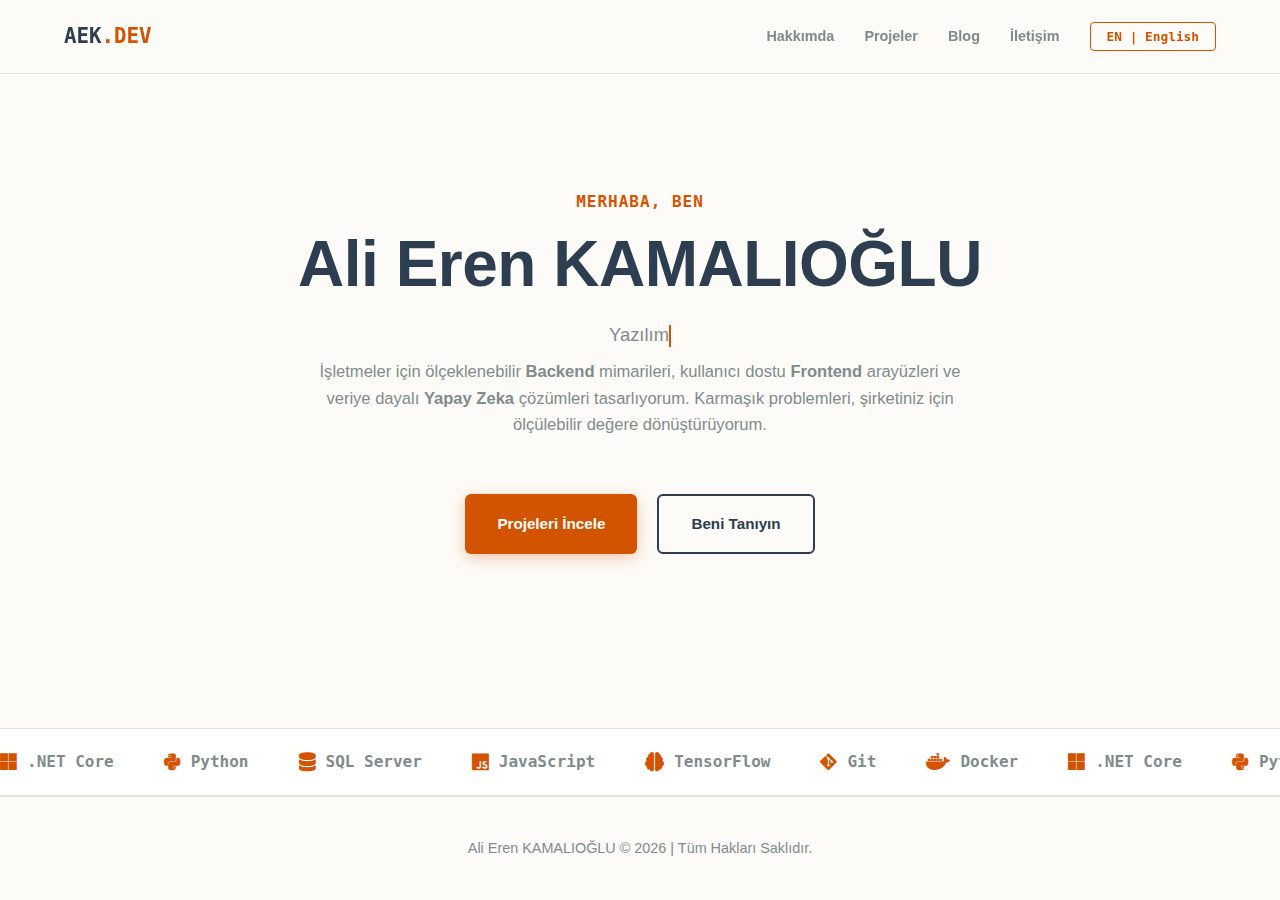
<file: index.html>
<!DOCTYPE html>
<html lang="tr">
<head>
    <meta charset="UTF-8">
    <meta name="viewport" content="width=device-width, initial-scale=1.0">
    <title>Ali Eren KAMALIOĞLU | Yazılım Mühendisi</title>
    <link rel="stylesheet" href="css/style.css">
    <link rel="stylesheet" href="https://cdnjs.cloudflare.com/ajax/libs/font-awesome/6.4.0/css/all.min.css">
</head>
<body id="home-page">

    <nav>
        <a href="index.html" class="logo-link">
            <div class="logo">AEK<span>.DEV</span></div>
        </a>
        <div class="nav-links">
            <a href="about.html" class="nav-item" data-lang="nav.about">Hakkımda</a>
            <a href="projects.html" class="nav-item" data-lang="nav.projects">Projeler</a>
            <a href="journal.html" class="nav-item" data-lang="nav.journal">Blog</a>
            <a href="contact.html" class="nav-item" data-lang="nav.contact">İletişim</a>
            <button id="lang-btn" class="lang-btn" data-lang="btn_lang">EN | English</button>
        </div>
    </nav>

    <div class="page-container hero-wrapper">
        <p class="hero-greeting" data-lang="hero.greeting">MERHABA, BEN</p>
        <h1 class="hero-title">Ali Eren KAMALIOĞLU</h1>
        <p class="hero-desc">
            <span id="typewriter-text"></span><span class="cursor"></span><br>
            <span style="font-size: 0.9em; margin-top:10px; display:block;" data-lang="hero.desc"></span>
        </p>
        
        <div style="display: flex; gap: 20px; justify-content: center; margin-top: 20px;">
            <a href="projects.html" class="btn" data-lang="hero.btn">Projeleri İncele</a>
            <a href="about.html" class="btn btn-outline" data-lang="hero.btn_about">Beni Tanıyın</a>
        </div>
    </div>

    <div class="tech-stack-wrapper">
        <div class="tech-track">
            <div class="tech-item"><i class="fa-brands fa-microsoft"></i> .NET Core</div>
            <div class="tech-item"><i class="fa-brands fa-python"></i> Python</div>
            <div class="tech-item"><i class="fa-solid fa-database"></i> SQL Server</div>
            <div class="tech-item"><i class="fa-brands fa-js"></i> JavaScript</div>
            <div class="tech-item"><i class="fa-solid fa-brain"></i> TensorFlow</div>
            <div class="tech-item"><i class="fa-brands fa-git-alt"></i> Git</div>
            <div class="tech-item"><i class="fa-brands fa-docker"></i> Docker</div>
            <div class="tech-item"><i class="fa-brands fa-microsoft"></i> .NET Core</div>
            <div class="tech-item"><i class="fa-brands fa-python"></i> Python</div>
            <div class="tech-item"><i class="fa-solid fa-database"></i> SQL Server</div>
            <div class="tech-item"><i class="fa-brands fa-js"></i> JavaScript</div>
            <div class="tech-item"><i class="fa-solid fa-brain"></i> TensorFlow</div>
            <div class="tech-item"><i class="fa-brands fa-git-alt"></i> Git</div>
            <div class="tech-item"><i class="fa-brands fa-docker"></i> Docker</div>
        </div>
    </div>

    <footer><p data-lang="footer"></p></footer>
    <script src="js/data.js"></script>
    <script src="js/main.js"></script>
</body>
</html>
</file>
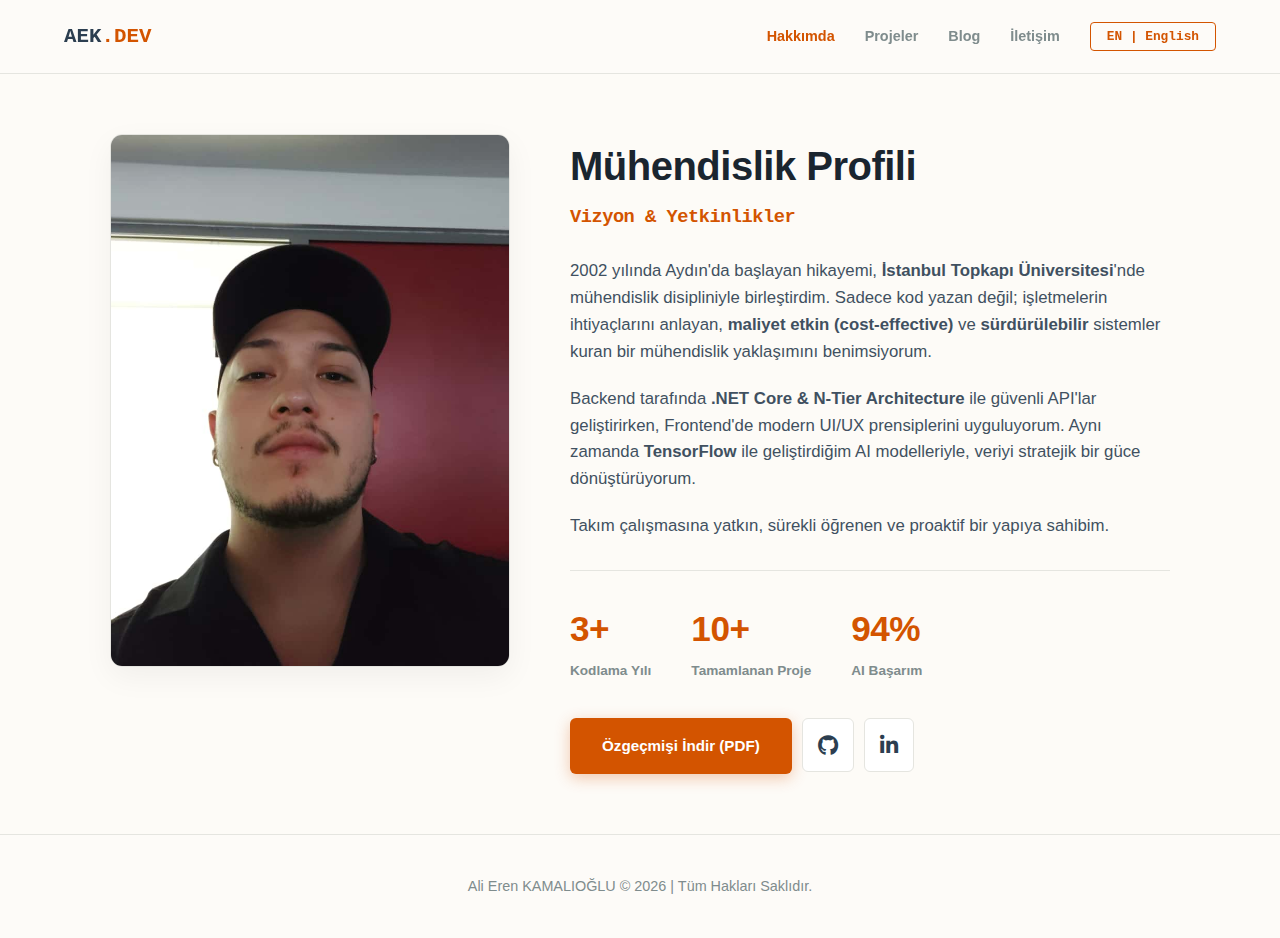
<file: about.html>
<!DOCTYPE html>
<html lang="tr">
<head>
    <meta charset="UTF-8">
    <meta name="viewport" content="width=device-width, initial-scale=1.0">
    <title>Hakkımda | Ali Eren KAMALIOĞLU</title>
    <link rel="stylesheet" href="css/style.css">
    <link rel="stylesheet" href="https://cdnjs.cloudflare.com/ajax/libs/font-awesome/6.4.0/css/all.min.css">
</head>
<body id="about-page">
    <nav>
        <a href="index.html" class="logo-link"><div class="logo">AEK<span>.DEV</span></div></a>
        <div class="nav-links">
            <a href="about.html" class="nav-item active" data-lang="nav.about">Hakkımda</a>
            <a href="projects.html" class="nav-item" data-lang="nav.projects">Projeler</a>
            <a href="journal.html" class="nav-item" data-lang="nav.journal">Blog</a>
            <a href="contact.html" class="nav-item" data-lang="nav.contact">İletişim</a>
            <button id="lang-btn" class="lang-btn" data-lang="btn_lang">EN | English</button>
        </div>
    </nav>

    <div class="page-container">
        <div class="about-grid">
            <div class="profile-section">
                <div class="photo-container"><img src="assets/img/profile.jpg" alt="Ali Eren KAMALIOĞLU"></div>
            </div>
            <div class="bio-section">
                <h1 data-lang="about.heading">Mühendislik Profili</h1>
                <h3 data-lang="about.sub_heading">Vizyon & Yetkinlikler</h3>
                <div class="bio-text">
                    <p data-lang="about.p1"></p>
                    <p data-lang="about.p2"></p>
                    <p data-lang="about.p3"></p>
                </div>
                <div class="stats-row">
                    <div class="stat-item"><h2>3+</h2><span data-lang="about.stat_1"></span></div>
                    <div class="stat-item"><h2>10+</h2><span data-lang="about.stat_2"></span></div>
                    <div class="stat-item"><h2>94%</h2><span data-lang="about.stat_3"></span></div>
                </div>
                
                <div style="margin-top: 35px; display: flex; gap: 10px; flex-wrap: wrap;">
                    <a href="assets/AliEren_CV.pdf" target="_blank" class="btn" data-lang="about.btn_cv">CV İndir</a>
                    <a href="https://github.com/AliErenKamalioglu" target="_blank" class="btn-icon" title="GitHub"><i class="fa-brands fa-github"></i></a>
                    <a href="https://linkedin.com/in/alierenkamalioglu001" target="_blank" class="btn-icon" title="LinkedIn"><i class="fa-brands fa-linkedin-in"></i></a>
                </div>

            </div>
        </div>
    </div>
    <footer><p data-lang="footer"></p></footer>
    <script src="js/data.js"></script>
    <script src="js/main.js"></script>
</body>

</html>
</file>
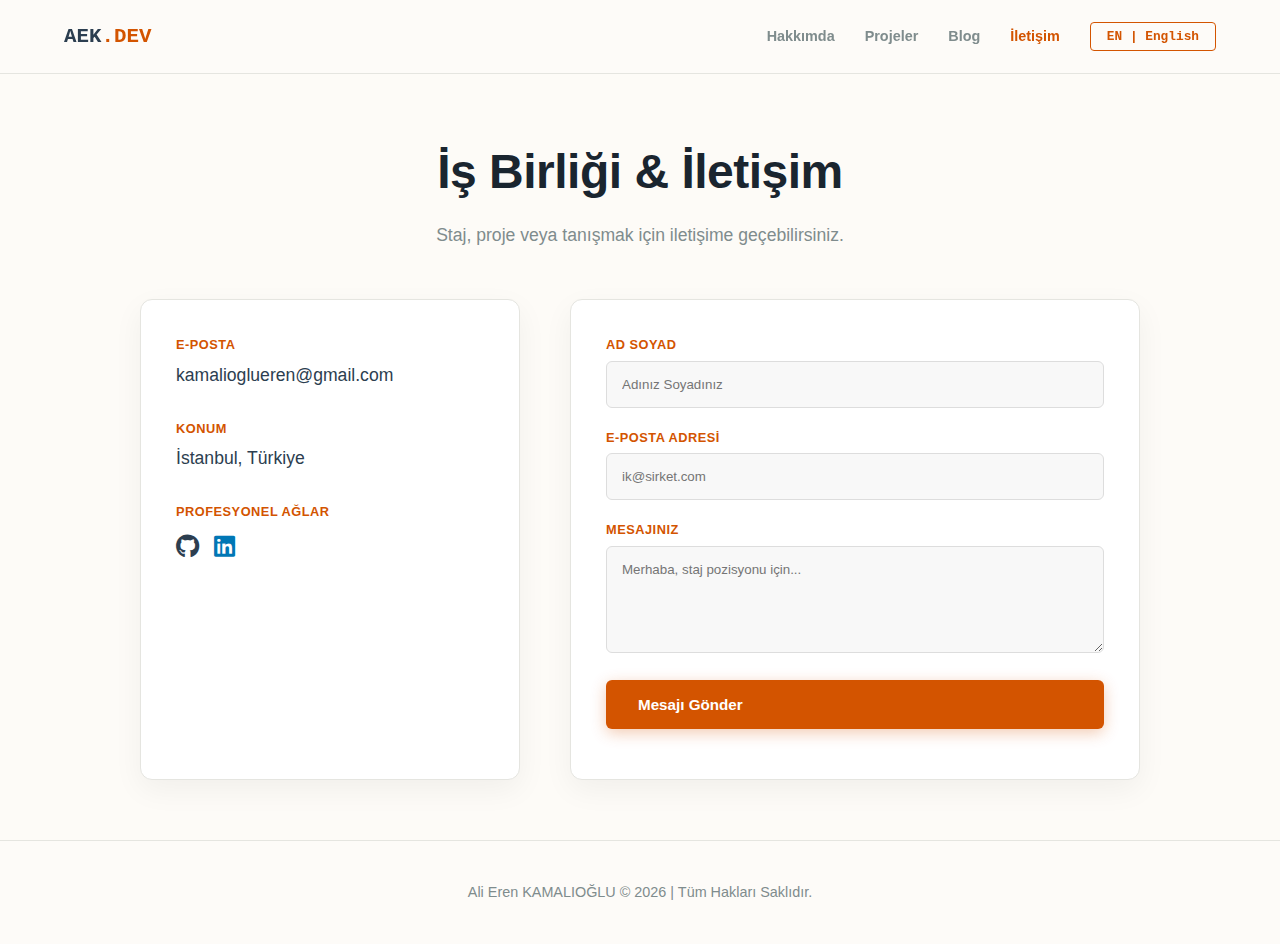
<file: contact.html>
<!DOCTYPE html>
<html lang="tr">
<head>
    <meta charset="UTF-8">
    <meta name="viewport" content="width=device-width, initial-scale=1.0">
    <title>İletişim | Ali Eren KAMALIOĞLU</title>
    <link rel="stylesheet" href="css/style.css">
    <link rel="stylesheet" href="https://cdnjs.cloudflare.com/ajax/libs/font-awesome/6.4.0/css/all.min.css">
    <style>
        .label { font-size: 0.8rem; font-weight: 700; color: var(--accent); margin-bottom: 5px; display: block; letter-spacing: 0.5px; }
        .val a:hover { color: var(--accent); text-decoration: underline; }
    </style>
</head>
<body>
    <nav>
        <a href="index.html" class="logo-link"><div class="logo">AEK<span>.DEV</span></div></a>
        <div class="nav-links">
            <a href="about.html" class="nav-item" data-lang="nav.about">Hakkımda</a>
            <a href="projects.html" class="nav-item" data-lang="nav.projects">Projeler</a>
            <a href="journal.html" class="nav-item" data-lang="nav.journal">Blog</a>
            <a href="contact.html" class="nav-item active" data-lang="nav.contact">İletişim</a>
            <button id="lang-btn" class="lang-btn" data-lang="btn_lang">EN | English</button>
        </div>
    </nav>

    <div class="page-container">
        <div style="text-align: center; margin-bottom: 50px;">
            <h1 style="font-size: 3rem; margin-bottom: 10px;" data-lang="contact.heading">İş Birliği & İletişim</h1>
            <p style="color: var(--text-muted); font-size: 1.1rem;" data-lang="contact.sub">Staj, proje veya tanışmak için iletişime geçebilirsiniz.</p>
        </div>

        <div class="contact-layout">
            <div class="info-card">
                <div class="info-row" style="margin-bottom: 30px;">
                    <div class="label" data-lang="contact.info_email">E-POSTA</div>
                    <div class="val" style="font-size: 1.1rem; font-weight: 500;">
                        <a href="mailto:kamalioglueren@gmail.com">kamalioglueren@gmail.com</a>
                    </div>
                </div>
                <div class="info-row" style="margin-bottom: 30px;">
                    <div class="label" data-lang="contact.info_loc">KONUM</div>
                    <div class="val" style="font-size: 1.1rem; font-weight: 500;">İstanbul, Türkiye</div>
                </div>
                <div class="info-row">
                    <div class="label" data-lang="contact.info_social">PROFESYONEL AĞLAR</div>
                    <div class="val" style="display: flex; gap: 15px; font-size: 1.5rem;">
                        <a href="https://github.com/AliErenKamalioglu" target="_blank"><i class="fa-brands fa-github"></i></a>
                        <a href="https://linkedin.com/in/alierenkamalioglu001" target="_blank" style="color:#0077b5"><i class="fa-brands fa-linkedin"></i></a>
                    </div>
                </div>
            </div>

            <div class="form-card">
                <form id="contactForm">
                    <div class="form-group" style="margin-bottom: 20px;">
                        <div class="label" data-lang="contact.label_name">AD SOYAD</div>
                        <input type="text" class="form-input" id="name" data-lang-ph="contact.ph_name" placeholder="Adınız Soyadınız" required>
                    </div>
                    <div class="form-group" style="margin-bottom: 20px;">
                        <div class="label" data-lang="contact.label_email">E-POSTA ADRESİ</div>
                        <input type="email" class="form-input" id="email" data-lang-ph="contact.ph_email" placeholder="ik@sirket.com" required>
                    </div>
                    <div class="form-group" style="margin-bottom: 20px;">
                        <div class="label" data-lang="contact.label_msg">MESAJINIZ</div>
                        <textarea class="form-input" id="message" rows="5" data-lang-ph="contact.ph_msg" placeholder="Mesajınız..." required></textarea>
                    </div>
                    <button type="submit" class="btn" style="width: 100%;" data-lang="contact.btn_send">Mesajı Gönder</button>
                    <div id="statusMsg" style="margin-top:15px; font-family:var(--font-code); color:var(--accent); font-size: 0.9rem;"></div>
                </form>
            </div>
        </div>
    </div>

    <footer><p data-lang="footer"></p></footer>
    <script src="js/data.js"></script>
    <script src="js/main.js"></script>
    <script>
        document.getElementById('contactForm').addEventListener('submit', function(e) {
            e.preventDefault();
            const btn = this.querySelector('button');
            const status = document.getElementById('statusMsg');
            const originalText = btn.innerText;
            btn.innerHTML = '<i class="fa-solid fa-spinner fa-spin"></i> Gönderiliyor...';
            btn.disabled = true;
            setTimeout(() => {
                const name = document.getElementById('name').value;
                const body = document.getElementById('message').value;
                window.location.href = `mailto:kamalioglueren@gmail.com?subject=Portfolyo İletişim: ${name}&body=${body}`;
                btn.innerHTML = '<i class="fa-solid fa-check"></i> Yönlendirildi';
                status.innerText = '> E-posta istemciniz açılıyor...';
                setTimeout(() => { btn.innerText = originalText; btn.disabled = false; }, 3000);
            }, 1500);
        });
    </script>
</body>

</html>
</file>
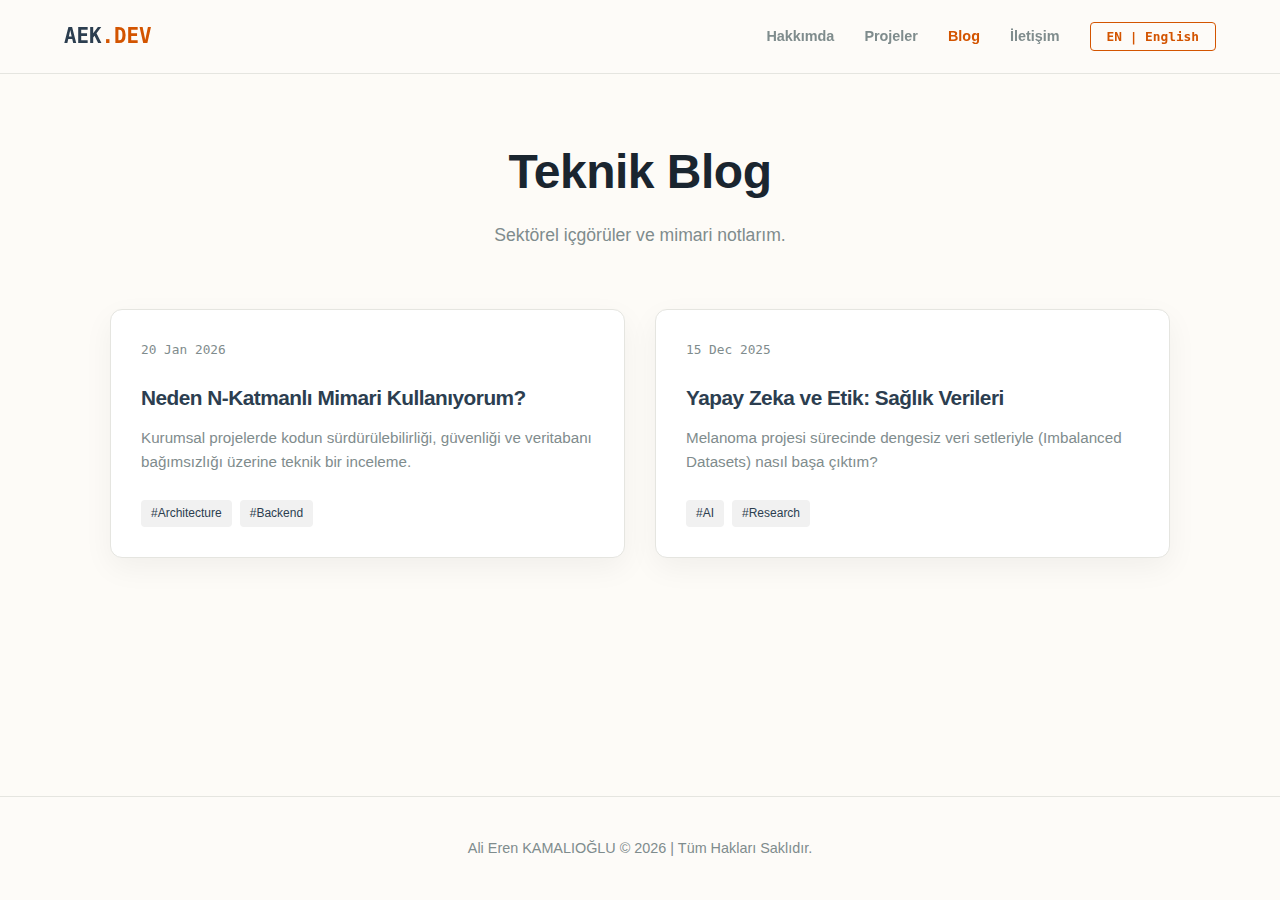
<file: journal.html>
<!DOCTYPE html>
<html lang="tr">
<head>
    <meta charset="UTF-8">
    <meta name="viewport" content="width=device-width, initial-scale=1.0">
    <title>Blog | Ali Eren KAMALIOĞLU</title>
    <link rel="stylesheet" href="css/style.css">
    <link rel="stylesheet" href="https://cdnjs.cloudflare.com/ajax/libs/font-awesome/6.4.0/css/all.min.css">
</head>
<body id="journal-page">
    <nav>
        <a href="index.html" class="logo-link"><div class="logo">AEK<span>.DEV</span></div></a>
        <div class="nav-links">
            <a href="about.html" class="nav-item" data-lang="nav.about">Hakkımda</a>
            <a href="projects.html" class="nav-item" data-lang="nav.projects">Projeler</a>
            <a href="journal.html" class="nav-item active" data-lang="nav.journal">Blog</a>
            <a href="contact.html" class="nav-item" data-lang="nav.contact">İletişim</a>
            <button id="lang-btn" class="lang-btn" data-lang="btn_lang">EN | English</button>
        </div>
    </nav>

    <div class="page-container">
        <div style="text-align: center; margin-bottom: 60px;">
            <h1 style="font-size: 3rem; margin-bottom: 10px;" data-lang="journal.heading">Teknik Blog</h1>
            <p style="color: var(--text-muted); font-size: 1.1rem;" data-lang="journal.sub">Sektörel içgörüler ve mimari notlarım.</p>
        </div>
        <div class="grid-container" id="journal-grid"></div>
    </div>

    <footer><p data-lang="footer"></p></footer>
    <script src="js/data.js"></script>
    <script src="js/main.js"></script>
</body>
</html>
</file>
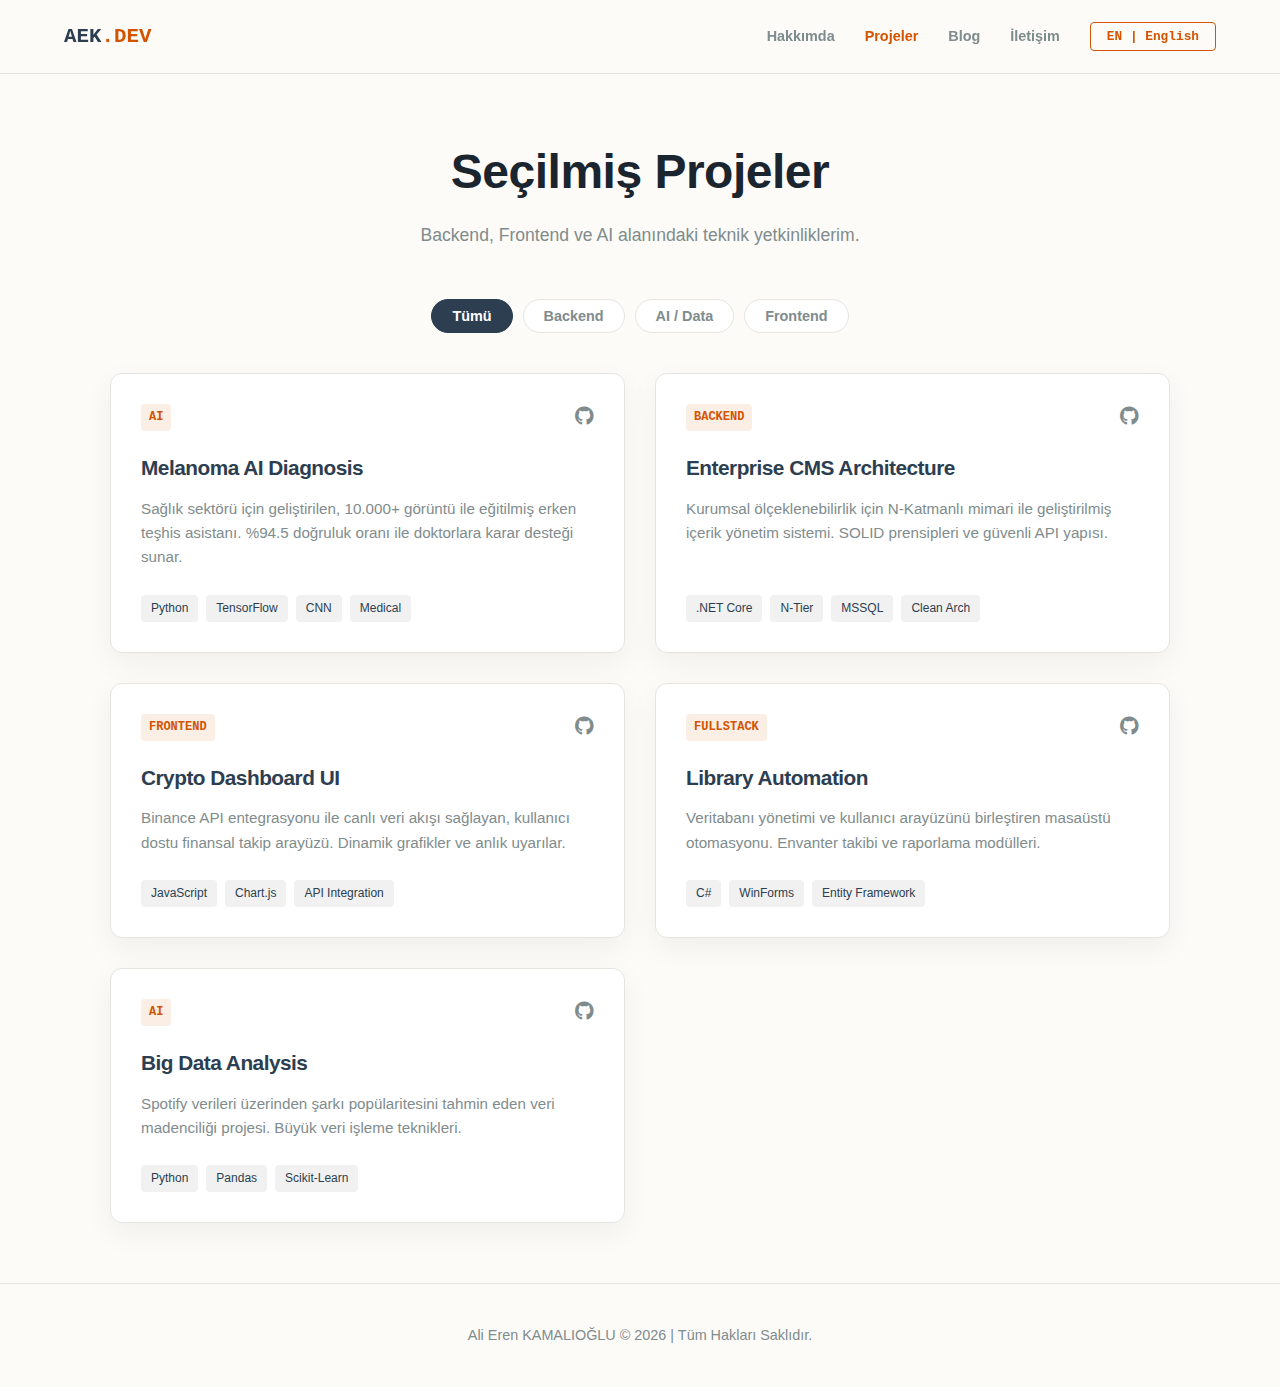
<file: projects.html>
<!DOCTYPE html>
<html lang="tr">
<head>
    <meta charset="UTF-8">
    <meta name="viewport" content="width=device-width, initial-scale=1.0">
    <title>Projeler | Ali Eren KAMALIOĞLU</title>
    <link rel="stylesheet" href="css/style.css">
    <link rel="stylesheet" href="https://cdnjs.cloudflare.com/ajax/libs/font-awesome/6.4.0/css/all.min.css">
</head>
<body id="projects-page">

    <nav>
        <a href="index.html" class="logo-link"><div class="logo">AEK<span>.DEV</span></div></a>
        <div class="nav-links">
            <a href="about.html" class="nav-item" data-lang="nav.about">Hakkımda</a>
            <a href="projects.html" class="nav-item active" data-lang="nav.projects">Projeler</a>
            <a href="journal.html" class="nav-item" data-lang="nav.journal">Blog</a>
            <a href="contact.html" class="nav-item" data-lang="nav.contact">İletişim</a>
            <button id="lang-btn" class="lang-btn" data-lang="btn_lang">EN | English</button>
        </div>
    </nav>

    <div class="page-container">
        <div style="text-align: center; margin-bottom: 50px;">
            <h1 style="font-size: 3rem; margin-bottom: 10px;" data-lang="projects.heading">Seçilmiş Projeler</h1>
            <p style="color: var(--text-muted); font-size: 1.1rem;" data-lang="projects.sub">Backend, Frontend ve AI alanındaki teknik yetkinliklerim.</p>
        </div>
        
        <div class="filter-bar">
            <button class="filter-btn active" data-lang="projects.filter_all">Tümü</button>
            <button class="filter-btn">Backend</button>
            <button class="filter-btn">AI / Data</button>
            <button class="filter-btn">Frontend</button>
        </div>

        <div class="grid-container" id="projects-grid"></div>
    </div>

    <footer><p data-lang="footer"></p></footer>
    <script src="js/data.js"></script>
    <script src="js/main.js"></script>
</body>
</html>
</file>
<file: css/style.css>
/* --- GLOBAL RESET & VARIABLES --- */
:root {
    /* BEJ / WARM MINIMALIST PALET */
    --bg-color: #FDFBF7; 
    --surface: #FFFFFF;
    --border: #E5E5E0;
    
    --accent: #D35400;   /* Kiremit / Terra Cotta */
    --accent-hover: #E67E22;
    
    --text-main: #2C3E50; /* Koyu Antrasit - Okunabilirlik için */
    --text-muted: #7F8C8D; 
    
    --font-head: 'Inter', sans-serif;
    --font-code: 'Fira Code', monospace;
    
    --shadow: 0 10px 30px rgba(0,0,0,0.05);
}

* { margin: 0; padding: 0; box-sizing: border-box; }

body {
    background-color: var(--bg-color);
    color: var(--text-main);
    font-family: var(--font-head);
    line-height: 1.6;
    overflow-x: hidden;
    min-height: 100vh;
    display: flex; flex-direction: column;

    /* YAZILIM ARKA PLANI & PERDELEME */
    /* %94 oranında bej perde çekiyoruz ki yazılar net okunsun ama arkada kod havası olsun */
    background-image: 
        linear-gradient(to bottom, rgba(253, 251, 247, 0.94), rgba(253, 251, 247, 0.97)),
        url('https://images.unsplash.com/photo-1555066931-4365d14bab8c?q=80&w=2070&auto=format&fit=crop');
    
    background-size: cover;
    background-position: center;
    background-attachment: fixed; /* Parallax Efekti: Sayfa kayarken resim sabit kalır */
    background-repeat: no-repeat;
}

a { text-decoration: none; color: inherit; transition: 0.3s; }
ul { list-style: none; }
h1, h2, h3, h4 { font-weight: 800; letter-spacing: -0.5px; color: #1a252f; }

/* --- NAVIGATION --- */
nav {
    display: flex; justify-content: space-between; align-items: center;
    padding: 20px 5%;
    background: rgba(253, 251, 247, 0.9);
    backdrop-filter: blur(10px);
    border-bottom: 1px solid var(--border);
    position: sticky; top: 0; z-index: 1000;
}

.logo-link { display: flex; align-items: center; }
.logo { font-family: var(--font-code); font-size: 1.3rem; font-weight: 700; color: var(--text-main); }
.logo span { color: var(--accent); }

.nav-links { display: flex; gap: 30px; align-items: center; }
.nav-links a.nav-item { 
    font-size: 0.9rem; color: var(--text-muted); font-weight: 600; 
    position: relative; transition: 0.3s;
}
.nav-links a.nav-item:hover, .nav-links a.nav-item.active { color: var(--accent); }

/* Dil Butonu */
.lang-btn {
    cursor: pointer; font-family: var(--font-code); font-size: 0.8rem;
    color: var(--accent); border: 1px solid var(--accent);
    padding: 6px 16px; border-radius: 4px; background: transparent;
    transition: all 0.3s ease; font-weight: 600;
}
.lang-btn:hover { background: var(--accent); color: #fff; }

/* --- PAGE CONTAINER --- */
.page-container {
    flex: 1; max-width: 1100px; margin: 0 auto; padding: 60px 20px; width: 100%;
}

/* --- HERO SECTION --- */
.hero-wrapper {
    display: flex; flex-direction: column; justify-content: center; align-items: center;
    text-align: center; min-height: 65vh; padding-top: 40px;
}
.hero-greeting { 
    color: var(--accent); font-family: var(--font-code); margin-bottom: 15px; 
    font-size: 1rem; letter-spacing: 1px; font-weight: 600;
}
.hero-title {
    font-size: 4rem; line-height: 1.1; margin-bottom: 20px; color: var(--text-main);
}
.hero-desc {
    max-width: 650px; color: var(--text-muted); font-size: 1.15rem; margin-bottom: 35px;
}
/* Daktilo İmleci */
.cursor {
    display: inline-block; width: 2px; height: 1.2em; background-color: var(--accent);
    vertical-align: middle; animation: blink 1s infinite;
}
@keyframes blink { 0%, 100% { opacity: 1; } 50% { opacity: 0; } }

.btn {
    padding: 16px 32px; background: var(--accent); color: #fff;
    font-weight: 600; border-radius: 6px; border: none;
    display: inline-flex; align-items: center; gap: 10px;
    box-shadow: 0 4px 15px rgba(211, 84, 0, 0.3); font-size: 0.95rem;
}
.btn:hover { background: var(--accent-hover); transform: translateY(-2px); box-shadow: 0 6px 20px rgba(211, 84, 0, 0.4); }

.btn-outline {
    background: transparent; border: 2px solid var(--text-main); color: var(--text-main); box-shadow: none;
}
.btn-outline:hover { background: var(--text-main); color: #fff; border-color: var(--text-main); }

/* Sosyal İkon Butonları (About Sayfası) */
.btn-icon {
    padding: 0 15px; height: 54px; 
    display: inline-flex; align-items: center; justify-content: center;
    border: 1px solid var(--border); background: var(--surface); color: var(--text-main);
    border-radius: 6px; font-size: 1.3rem; transition: 0.3s; cursor: pointer;
}
.btn-icon:hover {
    border-color: var(--accent); color: var(--accent); transform: translateY(-3px); box-shadow: var(--shadow);
}

/* --- TECH STACK TICKER (KAYAN ŞERİT) --- */
.tech-stack-wrapper {
    width: 100%; overflow: hidden; background: var(--surface);
    border-top: 1px solid var(--border); border-bottom: 1px solid var(--border);
    padding: 20px 0; margin-top: 40px; display: flex;
}
.tech-track {
    display: flex; gap: 50px; animation: scroll 30s linear infinite;
    white-space: nowrap;
}
.tech-item {
    font-family: var(--font-code); font-weight: 600; color: var(--text-muted); font-size: 1rem;
    display: flex; align-items: center; gap: 10px;
}
.tech-item i { color: var(--accent); font-size: 1.2rem; }
@keyframes scroll { 0% { transform: translateX(0); } 100% { transform: translateX(-50%); } }

/* --- ABOUT PAGE --- */
.about-grid { display: grid; grid-template-columns: 0.8fr 1.2fr; gap: 60px; align-items: start; }
.photo-container {
    width: 100%; border-radius: 12px; overflow: hidden;
    box-shadow: var(--shadow); border: 1px solid var(--border);
}
.photo-container img { width: 100%; display: block; }
.bio-section h1 { font-size: 2.5rem; margin-bottom: 5px; }
.bio-section h3 { color: var(--accent); margin-bottom: 25px; font-family: var(--font-code); }
.bio-text p { color: var(--text-main); margin-bottom: 20px; font-size: 1.05rem; opacity: 0.9; }

.stats-row {
    display: flex; gap: 40px; margin-top: 30px; padding-top: 30px; border-top: 1px solid var(--border);
}
.stat-item h2 { font-size: 2.2rem; color: var(--accent); margin-bottom: 0px; }
.stat-item span { color: var(--text-muted); font-size: 0.85rem; font-weight: 600; }

/* --- CARDS (PROJECTS & JOURNAL) --- */
.filter-bar { display: flex; gap: 10px; margin-bottom: 40px; justify-content: center; flex-wrap: wrap; }
.filter-btn {
    background: var(--surface); border: 1px solid var(--border);
    color: var(--text-muted); padding: 8px 20px; border-radius: 30px; 
    cursor: pointer; transition: 0.3s; font-weight: 600; font-size: 0.9rem;
}
.filter-btn:hover, .filter-btn.active { background: var(--text-main); color: #fff; border-color: var(--text-main); }

.grid-container { display: grid; grid-template-columns: repeat(auto-fill, minmax(340px, 1fr)); gap: 30px; }
.card-item {
    background: var(--surface); border: 1px solid var(--border);
    border-radius: 12px; padding: 30px; transition: 0.3s;
    display: flex; flex-direction: column; height: 100%;
    box-shadow: var(--shadow);
}
.card-item:hover { transform: translateY(-5px); box-shadow: 0 15px 30px rgba(0,0,0,0.1); border-color: var(--accent); }
.card-top { margin-bottom: 20px; display: flex; justify-content: space-between; align-items: center; }
.card-cat { 
    color: var(--accent); font-family: var(--font-code); font-size: 0.75rem; font-weight: 700; 
    background: rgba(211, 84, 0, 0.1); padding: 4px 8px; border-radius: 4px;
}
.card-date { color: var(--text-muted); font-family: var(--font-code); font-size: 0.8rem; }
.card-title { font-size: 1.3rem; margin-bottom: 12px; color: var(--text-main); }
.card-desc { color: var(--text-muted); font-size: 0.95rem; margin-bottom: 25px; flex-grow: 1; }
.card-tags { display: flex; gap: 8px; flex-wrap: wrap; margin-top: auto; }
.card-tag { 
    background: #f1f1f1; padding: 4px 10px; border-radius: 4px; 
    font-size: 0.75rem; color: var(--text-main); font-weight: 500;
}

/* --- CONTACT --- */
.contact-layout { display: grid; grid-template-columns: 1fr 1.5fr; gap: 50px; max-width: 1000px; margin: 0 auto; }
.info-card, .form-card {
    background: var(--surface); border: 1px solid var(--border);
    padding: 35px; border-radius: 12px; box-shadow: var(--shadow);
}
.form-input {
    width: 100%; padding: 15px; background: #F8F8F8;
    border: 1px solid #ddd; border-radius: 6px;
    color: var(--text-main); font-family: var(--font-head); transition: 0.3s;
}
.form-input:focus { outline: none; border-color: var(--accent); background: #fff; }

/* --- FOOTER --- */
footer {
    text-align: center; padding: 40px; border-top: 1px solid var(--border);
    color: var(--text-muted); font-size: 0.9rem; margin-top: auto; 
    background: rgba(253, 251, 247, 0.8);
}

/* --- RESPONSIVE --- */
@media (max-width: 900px) {
    .hero-title { font-size: 2.8rem; }
    .about-grid, .contact-layout { grid-template-columns: 1fr; }
    .nav-links a.nav-item { display: none; } 
    .photo-container { margin-bottom: 20px; }
}
</file>
